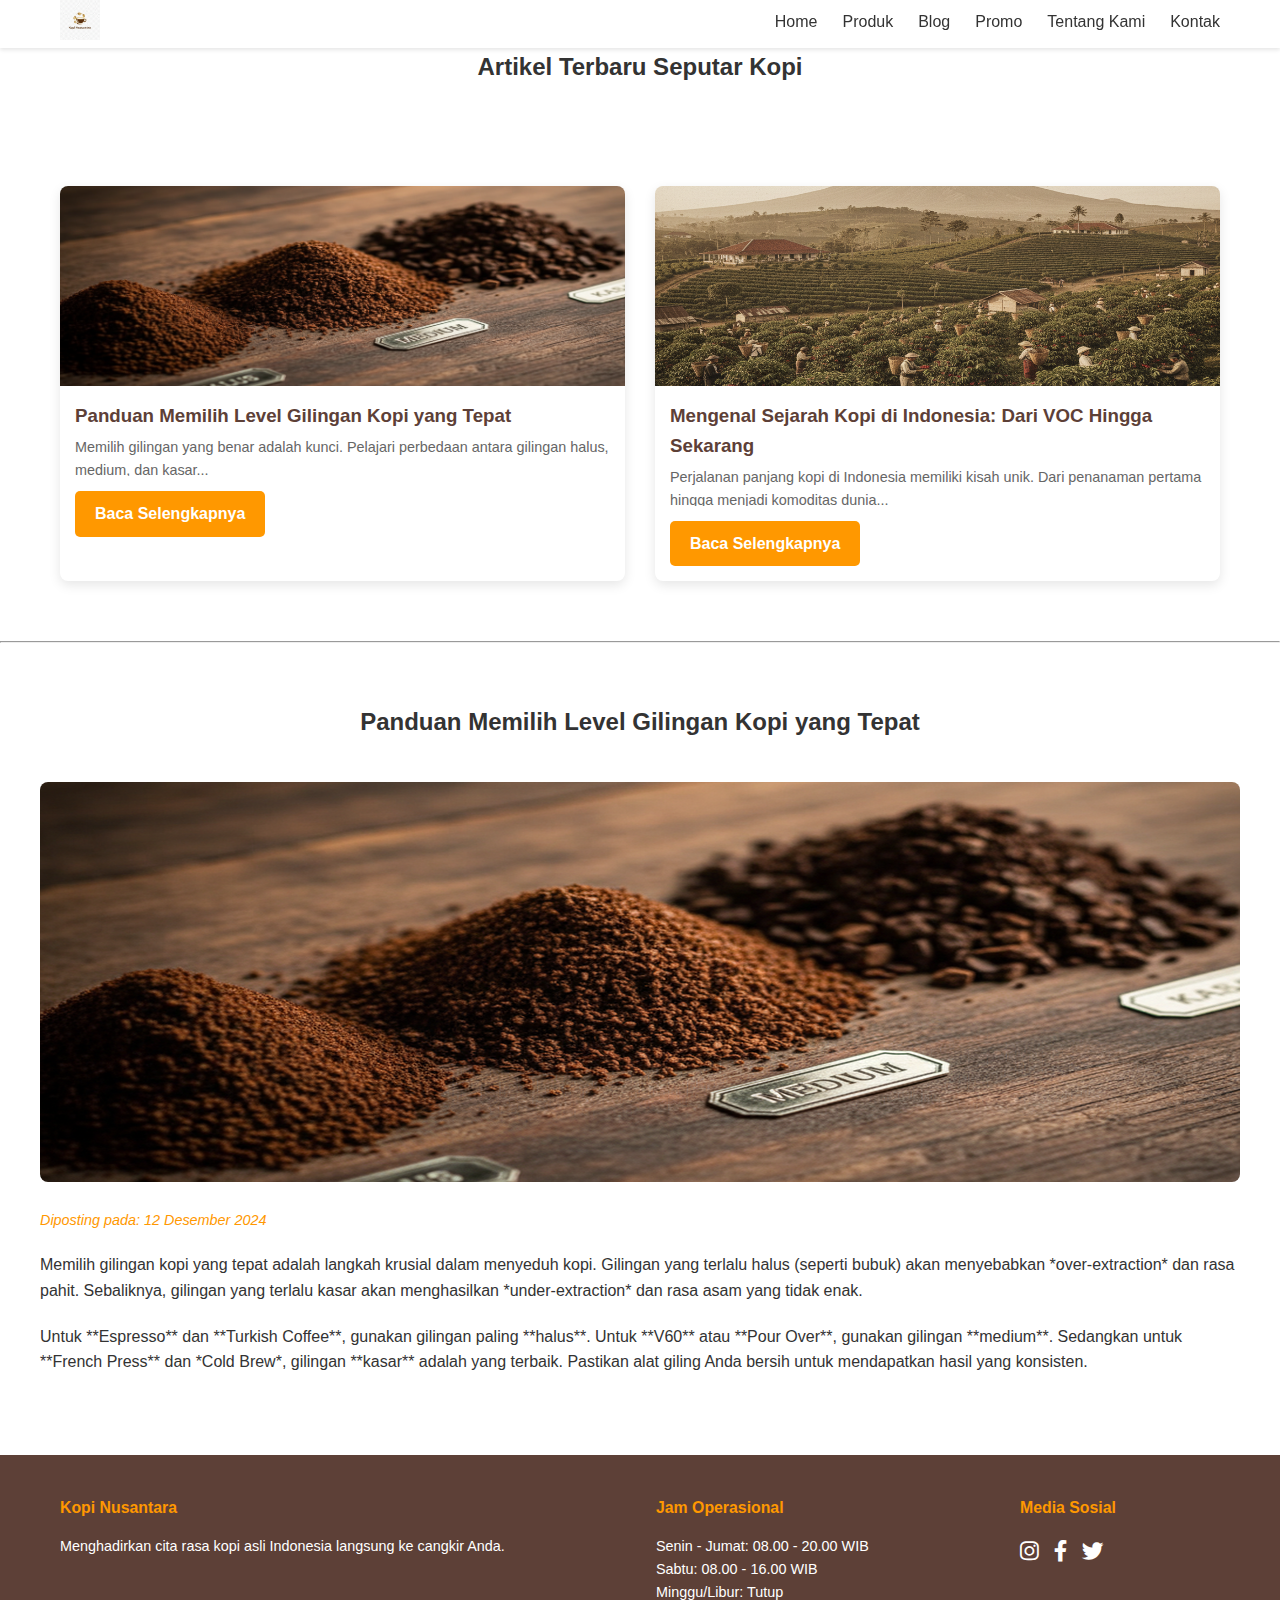
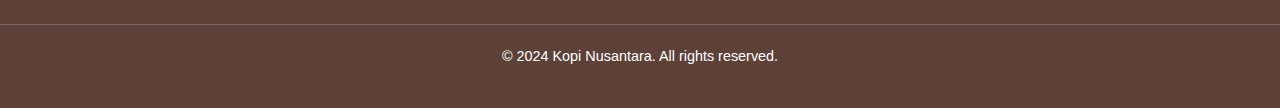
<file: blog.html>
<!DOCTYPE html>
<html lang="id">
<head>
    <meta charset="UTF-8">
    <meta name="viewport" content="width=device-width, initial-scale=1.0">
    <title>Blog Kopi Nusantara</title>
    <link rel="stylesheet" href="style.css">
    <link rel="stylesheet" href="https://cdnjs.cloudflare.com/ajax/libs/font-awesome/6.0.0-beta3/css/all.min.css">
</head>
<body>
    <header>
        <nav class="container">
            <a href="index.html" class="logo"><img src="img/logo.png" alt="Logo Kopi Nusantara"></a>
            <ul class="nav-links">
                <li><a href="index.html">Home</a></li>
                <li><a href="produk.html">Produk</a></li>
                <li><a href="blog.html" class="active">Blog</a></li>
                <li><a href="promo.html">Promo</a></li>
                <li><a href="tentang.html">Tentang Kami</a></li>
                <li><a href="kontak.html">Kontak</a></li>
            </ul>
            <button class="menu-toggle" aria-label="Toggle navigation">&#9776;</button>
        </nav>
    </header>

    <main>
        <section class="container">
            <h2 class="detail-header">Artikel Terbaru Seputar Kopi</h2>
            <div class="article-grid">

                <div class="article-card">
                    <img src="img/artikel1.png" alt="Foto Artikel Gilingan Kopi">
                    <div class="article-content">
                        <h3>Panduan Memilih Level Gilingan Kopi yang Tepat</h3>
                        <p>Memilih gilingan yang benar adalah kunci. Pelajari perbedaan antara gilingan halus, medium, dan kasar...</p>
                        <a href="#detail-artikel1" class="btn">Baca Selengkapnya</a>
                    </div>
                </div>

                <div class="article-card">
                    <img src="img/artikel2.png" alt="Foto Artikel Sejarah Kopi">
                    <div class="article-content">
                        <h3>Mengenal Sejarah Kopi di Indonesia: Dari VOC Hingga Sekarang</h3>
                        <p>Perjalanan panjang kopi di Indonesia memiliki kisah unik. Dari penanaman pertama hingga menjadi komoditas dunia...</p>
                        <a href="#detail-artikel2" class="btn">Baca Selengkapnya</a>
                    </div>
                </div>

            </div>
        </section>

        <hr>

        <section class="detail-page container" id="detail-artikel1">
            <h2 class="detail-header">Panduan Memilih Level Gilingan Kopi yang Tepat</h2>
            <div class="article-detail">
                <img src="img/artikel1.png" alt="Gilingan Kopi">
                <p class="meta">Diposting pada: 12 Desember 2024</p>
                <p>Memilih gilingan kopi yang tepat adalah langkah krusial dalam menyeduh kopi. Gilingan yang terlalu halus (seperti bubuk) akan menyebabkan *over-extraction* dan rasa pahit. Sebaliknya, gilingan yang terlalu kasar akan menghasilkan *under-extraction* dan rasa asam yang tidak enak.</p>
                <p>Untuk **Espresso** dan **Turkish Coffee**, gunakan gilingan paling **halus**. Untuk **V60** atau **Pour Over**, gunakan gilingan **medium**. Sedangkan untuk **French Press** dan *Cold Brew*, gilingan **kasar** adalah yang terbaik. Pastikan alat giling Anda bersih untuk mendapatkan hasil yang konsisten.</p>
            </div>
        </section>
    </main>

    <footer>
        <div class="container footer-content">
            <div class="footer-section"><h4>Kopi Nusantara</h4><p>Menghadirkan cita rasa kopi asli Indonesia langsung ke cangkir Anda.</p></div>
            <div class="footer-section"><h4>Jam Operasional</h4><p>Senin - Jumat: 08.00 - 20.00 WIB</p><p>Sabtu: 08.00 - 16.00 WIB</p><p>Minggu/Libur: Tutup</p></div>
            <div class="footer-section"><h4>Media Sosial</h4><div class="social-media"><a href="#" aria-label="Instagram"><i class="fab fa-instagram"></i></a><a href="#" aria-label="Facebook"><i class="fab fa-facebook-f"></i></a><a href="#" aria-label="Twitter"><i class="fab fa-twitter"></i></a></div></div>
        </div>
        <div class="footer-bottom">
            <p>&copy; 2024 Kopi Nusantara. All rights reserved.</p>
        </div>
    </footer>

    <script src="script.js"></script>
</body>
</html>
</file>
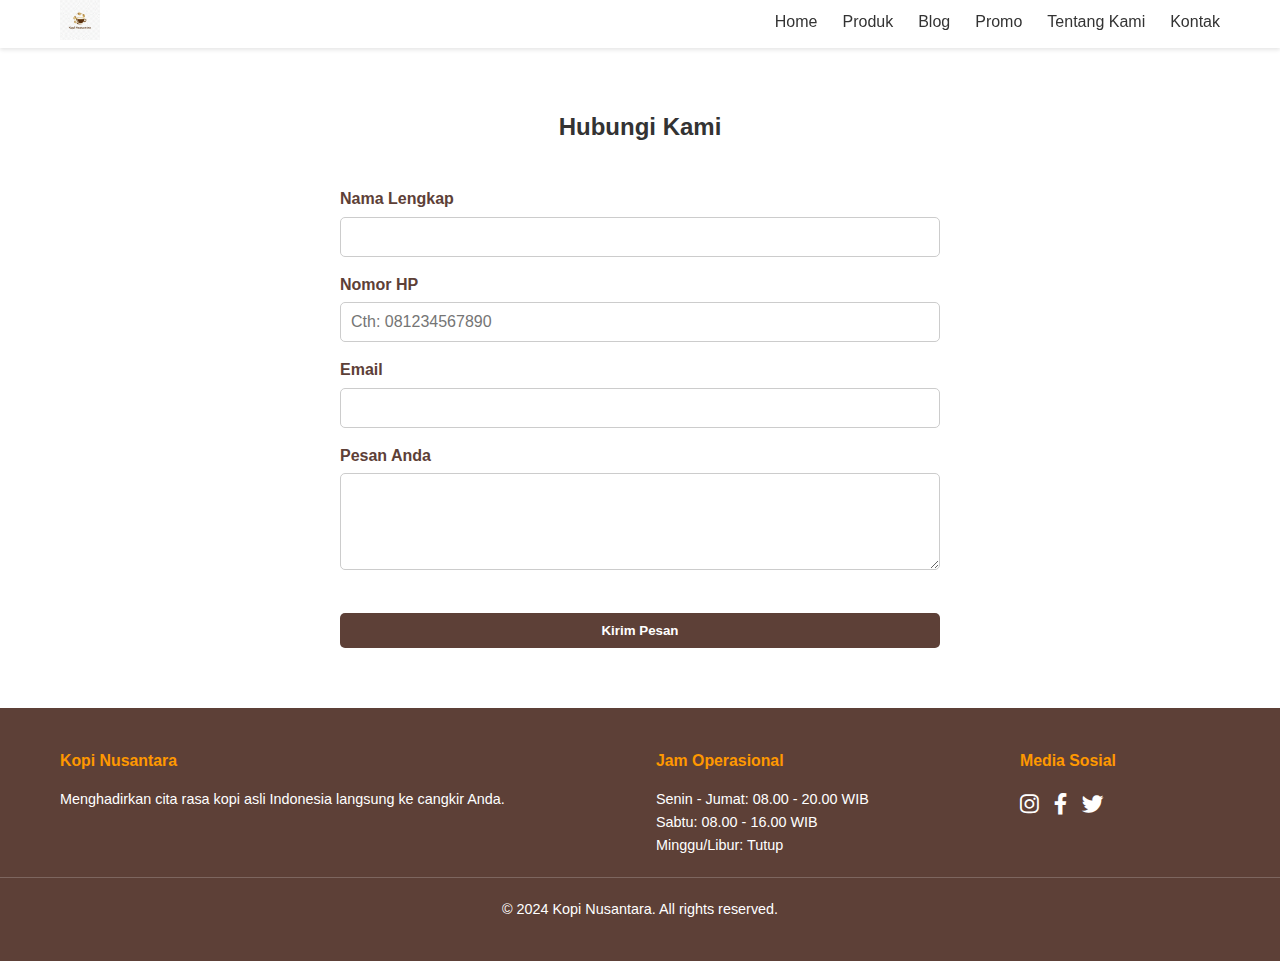
<file: kontak.html>
<!DOCTYPE html>
<html lang="id">
<head>
    <meta charset="UTF-8">
    <meta name="viewport" content="width=device-width, initial-scale=1.0">
    <title>Kontak Kami - Kopi Nusantara</title>
    <link rel="stylesheet" href="style.css">
    <link rel="stylesheet" href="https://cdnjs.cloudflare.com/ajax/libs/font-awesome/6.0.0-beta3/css/all.min.css">
</head>
<body>
    <header>
        <nav class="container">
            <a href="index.html" class="logo"><img src="img/logo.png" alt="Logo Kopi Nusantara"></a>
            <ul class="nav-links">
                <li><a href="index.html">Home</a></li>
                <li><a href="produk.html">Produk</a></li>
                <li><a href="blog.html">Blog</a></li>
                <li><a href="promo.html">Promo</a></li>
                <li><a href="tentang.html">Tentang Kami</a></li>
                <li><a href="kontak.html" class="active">Kontak</a></li>
            </ul>
            <button class="menu-toggle" aria-label="Toggle navigation">&#9776;</button>
        </nav>
    </header>

    <main>
        <section class="container contact-form-container">
            <h2 class="detail-header">Hubungi Kami</h2>
            <form id="contact-form" class="contact-form">
                <div class="form-group">
                    <label for="name">Nama Lengkap</label>
                    <input type="text" id="name" name="name" required>
                </div>
                <div class="form-group">
                    <label for="phone">Nomor HP</label>
                    <input type="tel" id="phone" name="phone" required placeholder="Cth: 081234567890">
                </div>
                <div class="form-group">
                    <label for="email">Email</label>
                    <input type="email" id="email" name="email" required>
                </div>
                <div class="form-group">
                    <label for="message">Pesan Anda</label>
                    <textarea id="message" name="message" rows="5" required></textarea>
                </div>
                
                <div id="form-message" class="validation-message"></div>

                <button type="submit" class="btn btn-primary">Kirim Pesan</button>
            </form>
        </section>
    </main>

    <footer>
        <div class="container footer-content">
            <div class="footer-section"><h4>Kopi Nusantara</h4><p>Menghadirkan cita rasa kopi asli Indonesia langsung ke cangkir Anda.</p></div>
            <div class="footer-section"><h4>Jam Operasional</h4><p>Senin - Jumat: 08.00 - 20.00 WIB</p><p>Sabtu: 08.00 - 16.00 WIB</p><p>Minggu/Libur: Tutup</p></div>
            <div class="footer-section"><h4>Media Sosial</h4><div class="social-media"><a href="#" aria-label="Instagram"><i class="fab fa-instagram"></i></a><a href="#" aria-label="Facebook"><i class="fab fa-facebook-f"></i></a><a href="#" aria-label="Twitter"><i class="fab fa-twitter"></i></a></div></div>
        </div>
        <div class="footer-bottom">
            <p>&copy; 2024 Kopi Nusantara. All rights reserved.</p>
        </div>
    </footer>

    <script src="script.js"></script>
</body>
</html>
</file>
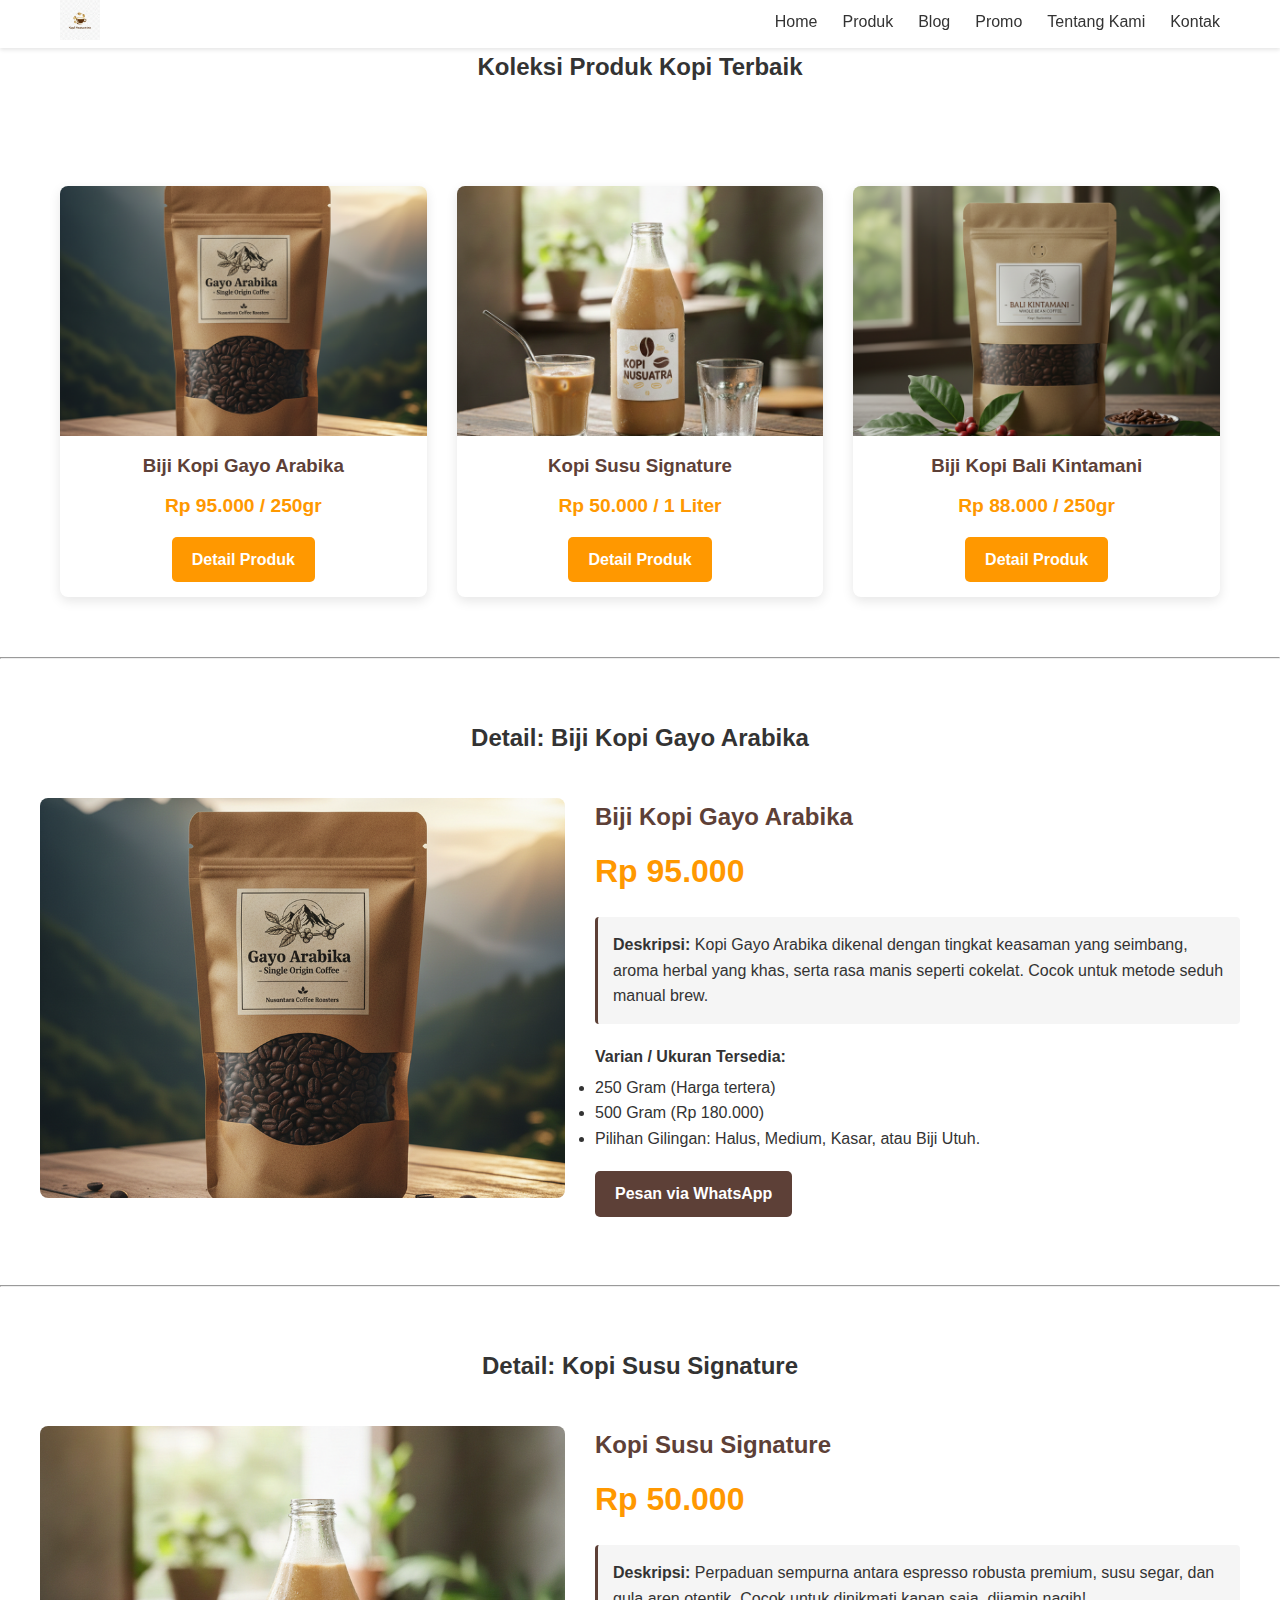
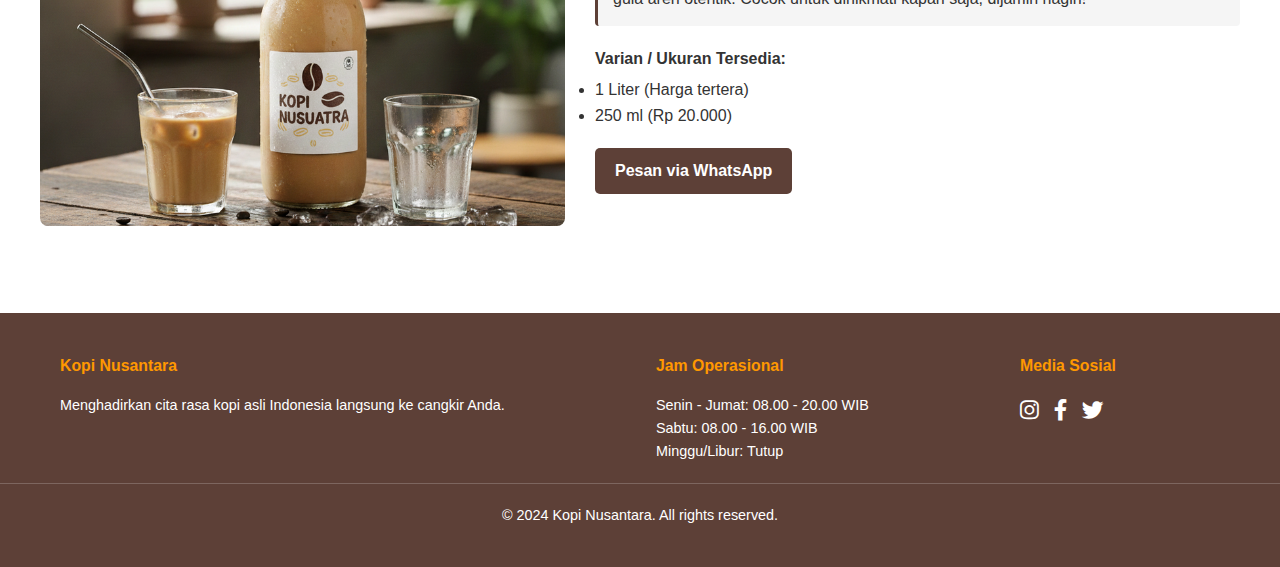
<file: produk.html>
<!DOCTYPE html>
<html lang="id">
<head>
    <meta charset="UTF-8">
    <meta name="viewport" content="width=device-width, initial-scale=1.0">
    <title>Produk Kami - Kopi Nusantara</title>
    <link rel="stylesheet" href="style.css">
    <link rel="stylesheet" href="https://cdnjs.cloudflare.com/ajax/libs/font-awesome/6.0.0-beta3/css/all.min.css">
</head>
<body>

    <header>
        <nav class="container">
            <a href="index.html" class="logo">
                <img src="img/logo.png" alt="Logo Kopi Nusantara">
            </a>
            <ul class="nav-links">
                <li><a href="index.html">Home</a></li>
                <li><a href="produk.html" class="active">Produk</a></li>
                <li><a href="blog.html">Blog</a></li>
                <li><a href="promo.html">Promo</a></li>
                <li><a href="tentang.html">Tentang Kami</a></li>
                <li><a href="kontak.html">Kontak</a></li>
            </ul>
            <button class="menu-toggle" aria-label="Toggle navigation">&#9776;</button>
        </nav>
    </header>

    <main>
        <section class="container">
            <h2 class="detail-header">Koleksi Produk Kopi Terbaik</h2>
            <div class="product-grid">

                <div class="product-card">
                    <img src="img/produk1.png" alt="Biji Kopi Gayo Arabika">
                    <div class="card-content">
                        <h3>Biji Kopi Gayo Arabika</h3>
                        <p>Rp 95.000 / 250gr</p>
                        <a href="#detail-gayo" class="btn">Detail Produk</a>
                    </div>
                </div>

                <div class="product-card">
                    <img src="img/produk2.png" alt="Kopi Susu Literan">
                    <div class="card-content">
                        <h3>Kopi Susu Signature</h3>
                        <p>Rp 50.000 / 1 Liter</p>
                        <a href="#detail-susu" class="btn">Detail Produk</a>
                    </div>
                </div>

                <div class="product-card">
                    <img src="img/produk3.png" alt="Biji Kopi Bali Kintamani">
                    <div class="card-content">
                        <h3>Biji Kopi Bali Kintamani</h3>
                        <p>Rp 88.000 / 250gr</p>
                        <a href="#detail-kintamani" class="btn">Detail Produk</a>
                    </div>
                </div>

            </div>
        </section>

        <hr>

        <section class="detail-page container" id="detail-gayo">
            <h2 class="detail-header">Detail: Biji Kopi Gayo Arabika</h2>
            <div class="product-detail-content">
                <div class="product-detail-left">
                    <img src="img/produk1.png" alt="Biji Kopi Gayo Arabika" class="product-detail-img">
                </div>
                <div class="product-detail-right">
                    <h2>Biji Kopi Gayo Arabika</h2>
                    <p class="price">Rp 95.000</p>
                    <div class="description">
                        <p><strong>Deskripsi:</strong> Kopi Gayo Arabika dikenal dengan tingkat keasaman yang seimbang, aroma herbal yang khas, serta rasa manis seperti cokelat. Cocok untuk metode seduh manual brew.</p>
                    </div>
                    <div class="varian">
                        <p>Varian / Ukuran Tersedia:</p>
                        <ul>
                            <li>250 Gram (Harga tertera)</li>
                            <li>500 Gram (Rp 180.000)</li>
                            <li>Pilihan Gilingan: Halus, Medium, Kasar, atau Biji Utuh.</li>
                        </ul>
                    </div>
                    <a href="#" class="btn btn-primary btn-whatsapp" data-product="Biji Kopi Gayo Arabika">Pesan via WhatsApp</a>
                </div>
            </div>
        </section>

        <hr>

        <section class="detail-page container" id="detail-susu">
            <h2 class="detail-header">Detail: Kopi Susu Signature</h2>
            <div class="product-detail-content">
                <div class="product-detail-left">
                    <img src="img/produk2.png" alt="Kopi Susu Literan" class="product-detail-img">
                </div>
                <div class="product-detail-right">
                    <h2>Kopi Susu Signature</h2>
                    <p class="price">Rp 50.000</p>
                    <div class="description">
                        <p><strong>Deskripsi:</strong> Perpaduan sempurna antara espresso robusta premium, susu segar, dan gula aren otentik. Cocok untuk dinikmati kapan saja, dijamin nagih!</p>
                    </div>
                    <div class="varian">
                        <p>Varian / Ukuran Tersedia:</p>
                        <ul>
                            <li>1 Liter (Harga tertera)</li>
                            <li>250 ml (Rp 20.000)</li>
                        </ul>
                    </div>
                    <a href="#" class="btn btn-primary btn-whatsapp" data-product="Kopi Susu Signature">Pesan via WhatsApp</a>
                </div>
            </div>
        </section>
    </main>

    <footer>
        <div class="container footer-content">
            <div class="footer-section"><h4>Kopi Nusantara</h4><p>Menghadirkan cita rasa kopi asli Indonesia langsung ke cangkir Anda.</p></div>
            <div class="footer-section"><h4>Jam Operasional</h4><p>Senin - Jumat: 08.00 - 20.00 WIB</p><p>Sabtu: 08.00 - 16.00 WIB</p><p>Minggu/Libur: Tutup</p></div>
            <div class="footer-section"><h4>Media Sosial</h4><div class="social-media"><a href="#" aria-label="Instagram"><i class="fab fa-instagram"></i></a><a href="#" aria-label="Facebook"><i class="fab fa-facebook-f"></i></a><a href="#" aria-label="Twitter"><i class="fab fa-twitter"></i></a></div></div>
        </div>
        <div class="footer-bottom">
            <p>&copy; 2024 Kopi Nusantara. All rights reserved.</p>
        </div>
    </footer>

    <script src="script.js"></script>
</body>
</html>
</file>
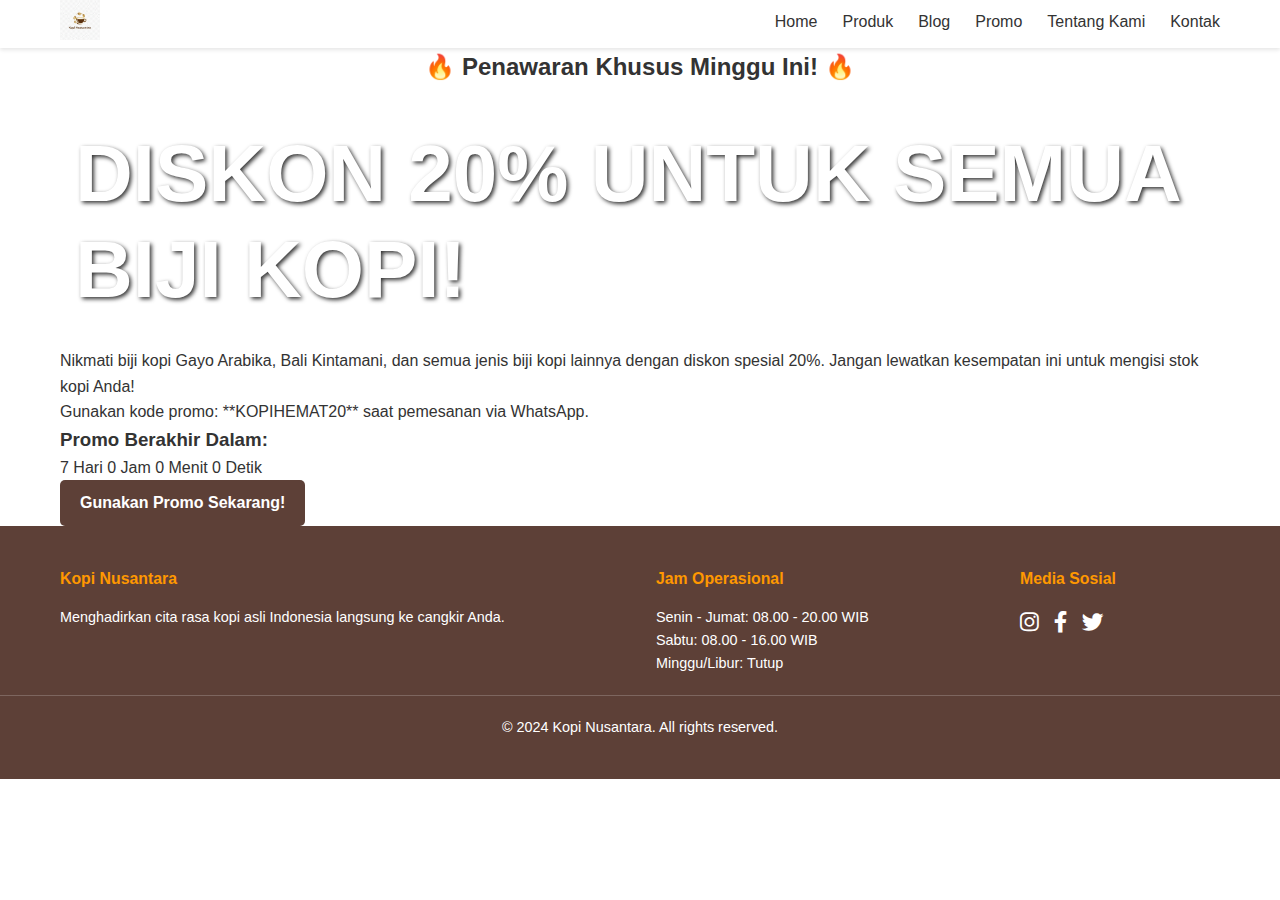
<file: promo.html>
<!DOCTYPE html>
<html lang="id">
<head>
    <meta charset="UTF-8">
    <meta name="viewport" content="width=device-width, initial-scale=1.0">
    <title>Promo Spesial - Kopi Nusantara</title>
    <link rel="stylesheet" href="style.css">
    <link rel="stylesheet" href="https://cdnjs.cloudflare.com/ajax/libs/font-awesome/6.0.0-beta3/css/all.min.css">
</head>
<body>
    <header>
        <nav class="container">
            <a href="index.html" class="logo"><img src="img/logo.png" alt="Logo Kopi Nusantara"></a>
            <ul class="nav-links">
                <li><a href="index.html">Home</a></li>
                <li><a href="produk.html">Produk</a></li>
                <li><a href="blog.html">Blog</a></li>
                <li><a href="promo.html" class="active">Promo</a></li>
                <li><a href="tentang.html">Tentang Kami</a></li>
                <li><a href="kontak.html">Kontak</a></li>
            </ul>
            <button class="menu-toggle" aria-label="Toggle navigation">&#9776;</button>
        </nav>
    </header>

    <main>
        <section class="container promo-section">
            <h2 class="detail-header">🔥 Penawaran Khusus Minggu Ini! 🔥</h2>
            
            <div class="promo-banner">
                <h2>DISKON 20% UNTUK SEMUA BIJI KOPI!</h2>
            </div>
            
            <div class="promo-description">
                <p>Nikmati biji kopi Gayo Arabika, Bali Kintamani, dan semua jenis biji kopi lainnya dengan diskon spesial 20%. Jangan lewatkan kesempatan ini untuk mengisi stok kopi Anda!</p>
                <p>Gunakan kode promo: **KOPIHEMAT20** saat pemesanan via WhatsApp.</p>
            </div>

            <h3>Promo Berakhir Dalam:</h3>
            <div id="countdown-timer" class="countdown">
                <span>0 Hari</span>
                <span>0 Jam</span>
                <span>0 Menit</span>
                <span>0 Detik</span>
            </div>

            <a href="#" class="btn btn-primary btn-whatsapp" data-product="Promo KOPIHEMAT20">Gunakan Promo Sekarang!</a>

        </section>
    </main>

    <footer>
        <div class="container footer-content">
            <div class="footer-section"><h4>Kopi Nusantara</h4><p>Menghadirkan cita rasa kopi asli Indonesia langsung ke cangkir Anda.</p></div>
            <div class="footer-section"><h4>Jam Operasional</h4><p>Senin - Jumat: 08.00 - 20.00 WIB</p><p>Sabtu: 08.00 - 16.00 WIB</p><p>Minggu/Libur: Tutup</p></div>
            <div class="footer-section"><h4>Media Sosial</h4><div class="social-media"><a href="#" aria-label="Instagram"><i class="fab fa-instagram"></i></a><a href="#" aria-label="Facebook"><i class="fab fa-facebook-f"></i></a><a href="#" aria-label="Twitter"><i class="fab fa-twitter"></i></a></div></div>
        </div>
        <div class="footer-bottom">
            <p>&copy; 2024 Kopi Nusantara. All rights reserved.</p>
        </div>
    </footer>

    <script src="script.js"></script>
</body>
</html>
</file>
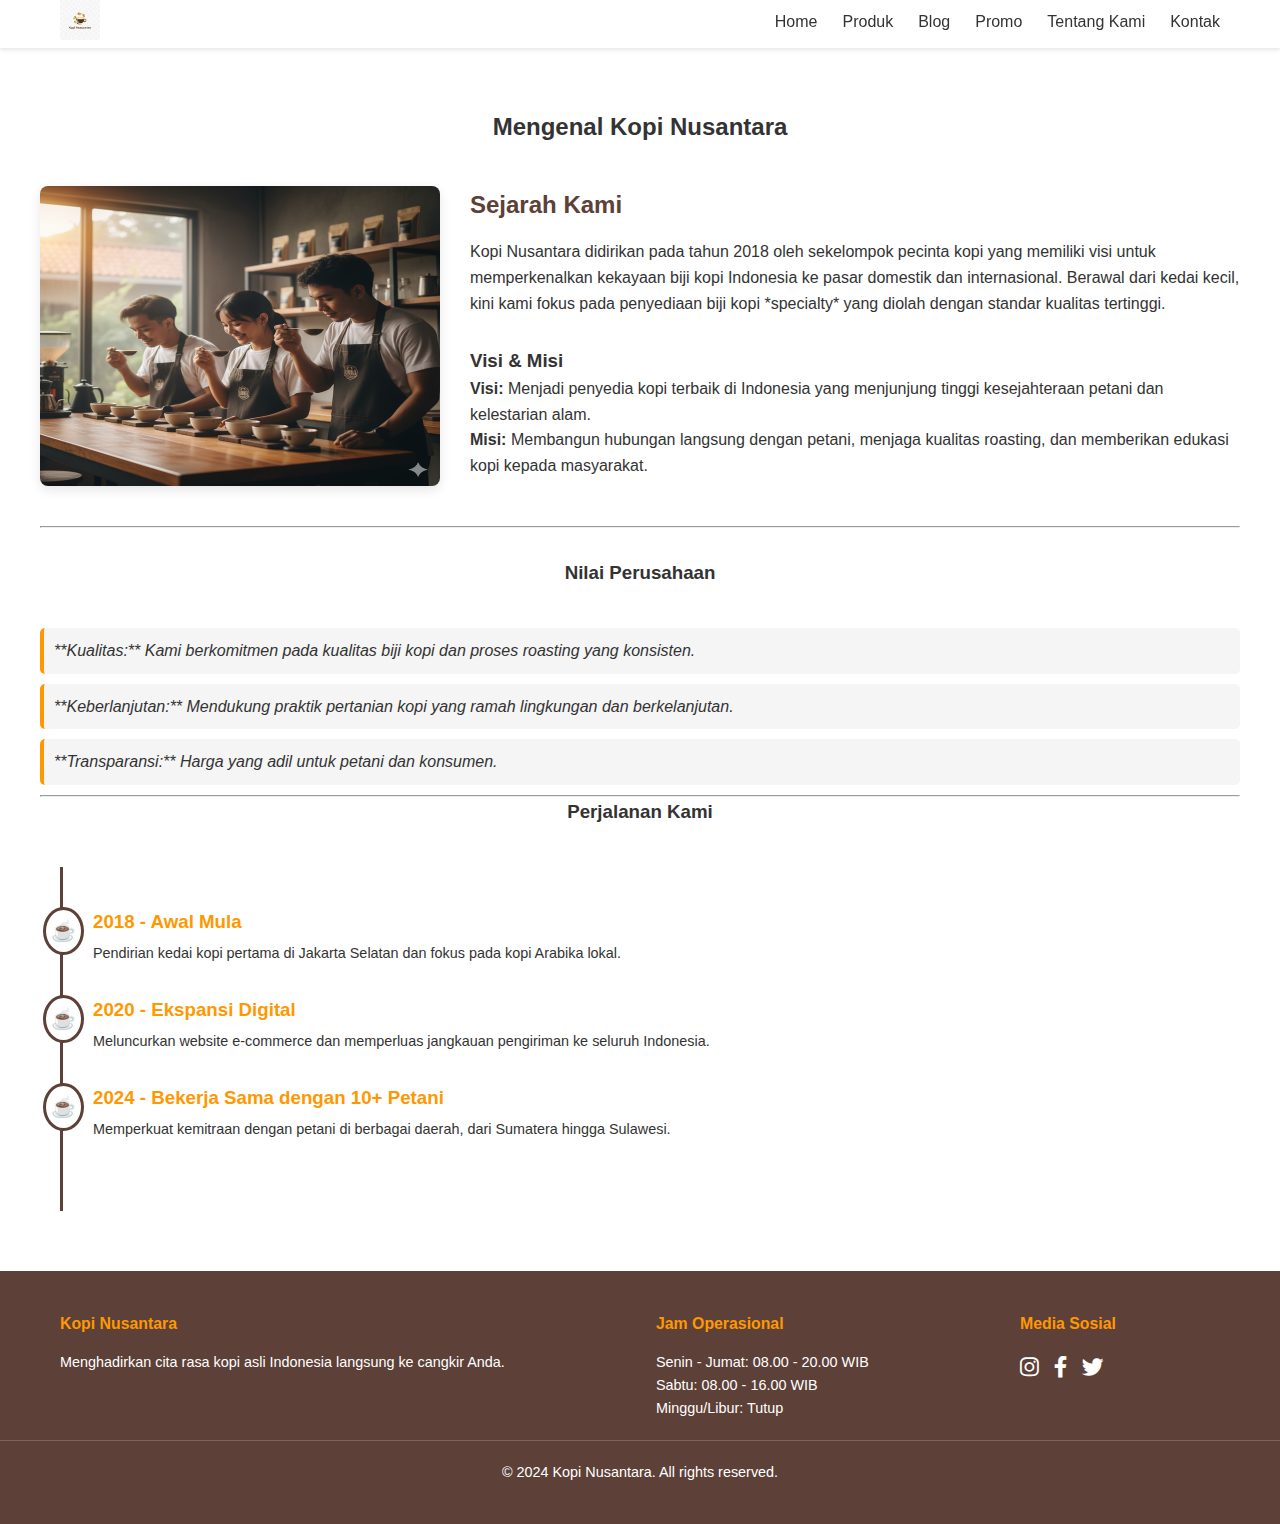
<file: tentang.html>
<!DOCTYPE html>
<html lang="id">
<head>
    <meta charset="UTF-8">
    <meta name="viewport" content="width=device-width, initial-scale=1.0">
    <title>Tentang Kami - Kopi Nusantara</title>
    <link rel="stylesheet" href="style.css">
    <link rel="stylesheet" href="https://cdnjs.cloudflare.com/ajax/libs/font-awesome/6.0.0-beta3/css/all.min.css">
</head>
<body>
    <header>
        <nav class="container">
            <a href="index.html" class="logo"><img src="img/logo.png" alt="Logo Kopi Nusantara"></a>
            <ul class="nav-links">
                <li><a href="index.html">Home</a></li>
                <li><a href="produk.html">Produk</a></li>
                <li><a href="blog.html">Blog</a></li>
                <li><a href="promo.html">Promo</a></li>
                <li><a href="tentang.html" class="active">Tentang Kami</a></li>
                <li><a href="kontak.html">Kontak</a></li>
            </ul>
            <button class="menu-toggle" aria-label="Toggle navigation">&#9776;</button>
        </nav>
    </header>

    <main>
        <section class="container about-section">
            <h2 class="detail-header">Mengenal Kopi Nusantara</h2>

            <div class="about-content">
                <img src="img/tentang.png" alt="Ilustrasi Tim Kopi Nusantara">
                <div class="about-text">
                    <h2>Sejarah Kami</h2>
                    <p>Kopi Nusantara didirikan pada tahun 2018 oleh sekelompok pecinta kopi yang memiliki visi untuk memperkenalkan kekayaan biji kopi Indonesia ke pasar domestik dan internasional. Berawal dari kedai kecil, kini kami fokus pada penyediaan biji kopi *specialty* yang diolah dengan standar kualitas tertinggi.</p>
                    
                    <div class="vision-mission">
                        <h3>Visi & Misi</h3>
                        <p><strong>Visi:</strong> Menjadi penyedia kopi terbaik di Indonesia yang menjunjung tinggi kesejahteraan petani dan kelestarian alam.</p>
                        <p><strong>Misi:</strong> Membangun hubungan langsung dengan petani, menjaga kualitas roasting, dan memberikan edukasi kopi kepada masyarakat.</p>
                    </div>
                </div>
            </div>

            <hr>

            <div class="values">
                <h3 class="detail-header">Nilai Perusahaan</h3>
                <ul>
                    <li>**Kualitas:** Kami berkomitmen pada kualitas biji kopi dan proses roasting yang konsisten.</li>
                    <li>**Keberlanjutan:** Mendukung praktik pertanian kopi yang ramah lingkungan dan berkelanjutan.</li>
                    <li>**Transparansi:** Harga yang adil untuk petani dan konsumen.</li>
                </ul>
            </div>

            <hr>

            <h3 class="detail-header">Perjalanan Kami</h3>
            <div class="timeline">
                <div class="timeline-item">
                    <h3>2018 - Awal Mula</h3>
                    <p>Pendirian kedai kopi pertama di Jakarta Selatan dan fokus pada kopi Arabika lokal.</p>
                </div>
                <div class="timeline-item">
                    <h3>2020 - Ekspansi Digital</h3>
                    <p>Meluncurkan website e-commerce dan memperluas jangkauan pengiriman ke seluruh Indonesia.</p>
                </div>
                <div class="timeline-item">
                    <h3>2024 - Bekerja Sama dengan 10+ Petani</h3>
                    <p>Memperkuat kemitraan dengan petani di berbagai daerah, dari Sumatera hingga Sulawesi.</p>
                </div>
            </div>
        </section>
    </main>

    <footer>
        <div class="container footer-content">
            <div class="footer-section"><h4>Kopi Nusantara</h4><p>Menghadirkan cita rasa kopi asli Indonesia langsung ke cangkir Anda.</p></div>
            <div class="footer-section"><h4>Jam Operasional</h4><p>Senin - Jumat: 08.00 - 20.00 WIB</p><p>Sabtu: 08.00 - 16.00 WIB</p><p>Minggu/Libur: Tutup</p></div>
            <div class="footer-section"><h4>Media Sosial</h4><div class="social-media"><a href="#" aria-label="Instagram"><i class="fab fa-instagram"></i></a><a href="#" aria-label="Facebook"><i class="fab fa-facebook-f"></i></a><a href="#" aria-label="Twitter"><i class="fab fa-twitter"></i></a></div></div>
        </div>
        <div class="footer-bottom">
            <p>&copy; 2024 Kopi Nusantara. All rights reserved.</p>
        </div>
    </footer>

    <script src="script.js"></script>
</body>
</html>
</file>
<file: style.css>
/* style.css */

/* Variabel CSS */
:root {
    --primary-color: #5d4037; /* Coklat Kopi */
    --secondary-color: #ff9800; /* Oranye */
    --text-color: #333;
    --bg-light: #f5f5f5;
    --font-family: 'Arial', sans-serif;
}

/* Reset dan Base Styling */
* {
    margin: 0;
    padding: 0;
    box-sizing: border-box;
}

body {
    font-family: var(--font-family);
    line-height: 1.6;
    color: var(--text-color);
    background-color: #fff;
}

a {
    text-decoration: none;
    color: var(--primary-color);
    transition: color 0.3s;
}

a:hover {
    color: var(--secondary-color);
}

.container {
    max-width: 1200px;
    margin: 0 auto;
    padding: 0 20px;
}

.btn {
    display: inline-block;
    padding: 10px 20px;
    background-color: var(--secondary-color);
    color: white;
    border: none;
    border-radius: 5px;
    cursor: pointer;
    transition: background-color 0.3s, transform 0.2s;
    text-align: center;
    font-weight: bold;
}

.btn:hover {
    background-color: #f57c00;
    transform: translateY(-2px);
}

.btn-primary {
    background-color: var(--primary-color);
}

.btn-primary:hover {
    background-color: #4e342e;
}

/* Header/Navbar */
header {
    background-color: #fff;
    box-shadow: 0 2px 4px rgba(0,0,0,0.1);
    position: sticky;
    top: 0;
    z-index: 1000;
}

nav {
    display: flex;
    justify-content: space-between;
    align-items: center;
    padding: 15px 20px;
}

.logo img {
    height: 40px;
    transition: transform 0.3s ease-out;
}

.logo img:hover {
    transform: scale(1.05);
}

.nav-links {
    list-style: none;
    display: flex;
}

.nav-links li {
    margin-left: 25px;
}

.nav-links a {
    color: var(--text-color);
    font-weight: 500;
    position: relative;
}

.nav-links a::after {
    content: '';
    display: block;
    width: 0;
    height: 2px;
    background: var(--secondary-color);
    transition: width 0.3s;
    margin-top: 2px;
}

.nav-links a:hover::after {
    width: 100%;
}

/* Hamburger Menu (Mobile) */
.menu-toggle {
    display: none;
    cursor: pointer;
    font-size: 24px;
    border: none;
    background: none;
    color: var(--primary-color);
}

@media (max-width: 768px) {
    .nav-links {
        display: none;
        flex-direction: column;
        position: absolute;
        top: 70px; /* Sesuaikan dengan tinggi header */
        left: 0;
        width: 100%;
        background-color: #fff;
        box-shadow: 0 4px 6px rgba(0,0,0,0.1);
        padding: 10px 0;
    }

    .nav-links.active {
        display: flex;
    }

    .nav-links li {
        margin: 10px 0;
        text-align: center;
    }

    .menu-toggle {
        display: block;
    }
}

/* Hero Section (index.html) */
.hero {
    background: url('img/hero.webp') no-repeat center center/cover; /* Ganti dengan gambar asli */
    height: 80vh;
    display: flex;
    align-items: center;
    text-align: center;
    color: white;
    position: relative;
}

.hero::after {
    content: '';
    position: absolute;
    top: 0;
    left: 0;
    right: 0;
    bottom: 0;
    background-color: rgba(0, 0, 0, 0.4);
}

.hero-content {
    position: relative;
    z-index: 1;
    max-width: 800px;
    margin: 0 auto;
    padding: 20px;
}

.hero h1 {
    font-size: 3.5em;
    margin-bottom: 10px;
    animation: fadeInDown 1s ease-out;
}

.hero p {
    font-size: 1.5em;
    margin-bottom: 30px;
    animation: fadeInUp 1s ease-out 0.3s backwards;
}

.hero .cta-group a {
    margin: 0 10px;
    animation: zoomIn 1s ease-out 0.6s backwards;
}

/* Animasi CSS Ringan */
@keyframes fadeInDown {
    from { opacity: 0; transform: translateY(-20px); }
    to { opacity: 1; transform: translateY(0); }
}

@keyframes fadeInUp {
    from { opacity: 0; transform: translateY(20px); }
    to { opacity: 1; transform: translateY(0); }
}

@keyframes zoomIn {
    from { opacity: 0; transform: scale(0.8); }
    to { opacity: 1; transform: scale(1); }
}

/* Section Keunggulan */
.keunggulan {
    padding: 60px 0;
    text-align: center;
    background-color: var(--bg-light);
}

.keunggulan h2 {
    margin-bottom: 40px;
    color: var(--primary-color);
}

.keunggulan-list {
    display: flex;
    justify-content: space-around;
    flex-wrap: wrap;
    gap: 20px;
}

.keunggulan-item {
    width: 30%;
    padding: 20px;
    border-radius: 8px;
    background: white;
    box-shadow: 0 4px 8px rgba(0,0,0,0.05);
    transition: transform 0.3s ease-out;
    min-width: 250px;
}

.keunggulan-item:hover {
    transform: translateY(-5px) scale(1.02);
}

.keunggulan-item i {
    font-size: 36px;
    color: var(--secondary-color);
    margin-bottom: 15px;
}

/* Produk Card (produk.html) */
.product-grid {
    padding: 60px 0;
    display: grid;
    grid-template-columns: repeat(auto-fit, minmax(300px, 1fr));
    gap: 30px;
}

.product-card {
    background: white;
    border-radius: 8px;
    overflow: hidden;
    box-shadow: 0 4px 12px rgba(0,0,0,0.1);
    transition: box-shadow 0.3s, transform 0.3s;
}

.product-card:hover {
    box-shadow: 0 6px 16px rgba(0,0,0,0.15);
    transform: translateY(-4px);
}

.product-card img {
    width: 100%;
    height: 250px;
    object-fit: cover;
    display: block;
}

.card-content {
    padding: 15px;
    text-align: center;
}

.card-content h3 {
    margin-bottom: 10px;
    color: var(--primary-color);
}

.card-content p {
    font-weight: bold;
    color: var(--secondary-color);
    margin-bottom: 15px;
    font-size: 1.2em;
}

/* Blog/Artikel (blog.html) */
.article-grid {
    padding: 60px 0;
    display: grid;
    grid-template-columns: repeat(auto-fit, minmax(300px, 1fr));
    gap: 30px;
}

.article-card {
    background: white;
    border-radius: 8px;
    overflow: hidden;
    box-shadow: 0 4px 12px rgba(0,0,0,0.1);
}

.article-card img {
    width: 100%;
    height: 200px;
    object-fit: cover;
    display: block;
}

.article-content {
    padding: 15px;
}

.article-content h3 {
    margin-bottom: 5px;
    color: var(--primary-color);
}

.article-content p {
    font-size: 0.9em;
    color: #666;
    margin-bottom: 15px;
    height: 40px; /* Batasi tinggi untuk kutipan singkat */
    overflow: hidden;
}

/* Detail Artikel/Produk (Generic Page Style) */
.detail-page {
    padding: 60px 0;
}

.detail-header {
    text-align: center;
    margin-bottom: 40px;
}

.article-detail img, .product-detail-img {
    width: 100%;
    max-height: 400px;
    object-fit: cover;
    border-radius: 8px;
    margin-bottom: 20px;
}

.article-detail p, .article-detail .meta {
    margin-bottom: 20px;
}

.article-detail .meta {
    font-size: 0.9em;
    color: var(--secondary-color);
    font-style: italic;
}

/* Detail Produk Layout */
.product-detail-content {
    display: flex;
    gap: 30px;
    flex-wrap: wrap;
}

.product-detail-left {
    flex: 1 1 40%;
    min-width: 300px;
}

.product-detail-right {
    flex: 1 1 50%;
}

.product-detail-right h2 {
    color: var(--primary-color);
    margin-bottom: 10px;
}

.product-detail-right .price {
    font-size: 2em;
    color: var(--secondary-color);
    font-weight: bold;
    margin-bottom: 20px;
}

.product-detail-right .description {
    margin-bottom: 20px;
    padding: 15px;
    border-left: 3px solid var(--primary-color);
    background-color: var(--bg-light);
    border-radius: 4px;
}

.product-detail-right .varian,
.product-detail-right .description {
    margin-bottom: 20px;
}

.product-detail-right .varian p {
    font-weight: bold;
    margin-bottom: 5px;
}

/* Form Kontak (kontak.html) */
.contact-form-container {
    padding: 60px 0;
    max-width: 600px;
    margin: 0 auto;
}

.contact-form label {
    display: block;
    margin-top: 15px;
    margin-bottom: 5px;
    font-weight: bold;
    color: var(--primary-color);
}

.contact-form input,
.contact-form textarea {
    width: 100%;
    padding: 10px;
    border: 1px solid #ccc;
    border-radius: 5px;
    font-size: 1em;
}

.contact-form textarea {
    resize: vertical;
}

.contact-form .form-group {
    margin-bottom: 15px;
}

.contact-form button {
    width: 100%;
    margin-top: 20px;
}

.validation-message {
    margin-top: 15px;
    padding: 10px;
    border-radius: 5px;
    text-align: center;
    display: none;
    font-weight: bold;
}

.success-message {
    background-color: #d4edda;
    color: #155724;
    border: 1px solid #c3e6cb;
}

.error-message {
    background-color: #f8d7da;
    color: #721c24;
    border: 1px solid #f5c6cb;
}

/* Halaman Promo (promo.html) */
/* style.css (Bagian Promo) */

.promo-banner {
    /* ... (kode yang sudah ada) ... */
    color: white;
    font-size: 2em; /* Ganti dari 2em menjadi 2.5em untuk konten */
    font-weight: bold;
    margin-bottom: 30px;
    position: relative;
    /* ... (kode yang sudah ada) ... */
}

/* Ubah .promo-banner h2 */
.promo-banner h2 {
    position: relative;
    z-index: 1;
    font-size: 2.5em; /* Tetapkan ukuran dasar 2.5em untuk desktop */
    text-shadow: 2px 2px 4px rgba(0, 0, 0, 0.8);
    /* Tambahkan padding horizontal agar teks tidak menempel */
    padding: 0 15px; 
    line-height: 1.2; /* Tingkatkan line-height agar teks tidak tumpang tindih */
}

/* Halaman Tentang Kami (tentang.html) */
.about-section {
    padding: 60px 0;
}

.about-content {
    display: flex;
    gap: 30px;
    margin-bottom: 40px;
    flex-wrap: wrap;
}

.about-content img {
    flex: 1 1 40%;
    max-width: 400px;
    height: auto;
    object-fit: cover;
    border-radius: 8px;
    box-shadow: 0 4px 12px rgba(0,0,0,0.1);
}

.about-text {
    flex: 1 1 50%;
}

.about-text h2 {
    color: var(--primary-color);
    margin-bottom: 15px;
}

.vision-mission, .values {
    margin-top: 30px;
}

.values ul {
    list-style: none;
    padding-left: 0;
}

.values li {
    background-color: var(--bg-light);
    margin-bottom: 10px;
    padding: 10px;
    border-radius: 5px;
    border-left: 4px solid var(--secondary-color);
    font-style: italic;
}

.timeline {
    padding: 40px 0;
    position: relative;
    border-left: 3px solid var(--primary-color);
    margin-left: 20px;
}

.timeline-item {
    position: relative;
    margin-bottom: 30px;
    padding-left: 30px;
}

.timeline-item::before {
    content: '☕'; /* Ikon Kopi */
    position: absolute;
    left: -20px;
    top: 0;
    font-size: 20px;
    background: white;
    border-radius: 50%;
    padding: 5px;
    border: 3px solid var(--primary-color);
}

.timeline-item h3 {
    margin-bottom: 5px;
    color: var(--secondary-color);
}

.timeline-item p {
    font-size: 0.9em;
}

/* Footer */
footer {
    background-color: var(--primary-color);
    color: white;
    padding: 40px 0;
    font-size: 0.9em;
}

.footer-content {
    display: flex;
    justify-content: space-between;
    flex-wrap: wrap;
    gap: 30px;
}

.footer-section {
    min-width: 200px;
}

.footer-section h4 {
    margin-bottom: 15px;
    font-size: 1.1em;
    color: var(--secondary-color);
}

.footer-section ul {
    list-style: none;
    padding: 0;
}

.footer-section a {
    color: white;
    display: block;
    margin-bottom: 5px;
}

.social-media a {
    display: inline-block;
    margin-right: 15px;
    font-size: 1.5em;
    color: white;
    transition: color 0.3s;
}

.social-media a:hover {
    color: var(--secondary-color);
}

.footer-bottom {
    text-align: center;
    padding-top: 20px;
    margin-top: 20px;
    border-top: 1px solid rgba(255, 255, 255, 0.2);
}

/* Responsif Tambahan */
@media (max-width: 992px) {
    .keunggulan-item {
        width: 45%;
        margin-bottom: 20px;
    }
    .footer-content {
        justify-content: space-around;
        text-align: center;
    }
    .footer-section {
        margin-bottom: 20px;
    }
}

@media (max-width: 600px) {
    .hero h1 {
        font-size: 2.5em;
    }
    .hero p {
        font-size: 1.2em;
    }
    .keunggulan-item {
        width: 100%;
    }
    .product-detail-content {
        flex-direction: column;
    }
    .about-content {
        flex-direction: column;
    }
    .about-content img {
        max-width: 100%;
    }

    /* style.css (Tambahan Media Query di bagian bawah) */

@media (max-width: 768px) {
    /* Untuk Tablet */
    .promo-banner h2 {
        font-size: 2em; /* Kurangi ukuran font untuk tablet */
    }
}

@media (max-width: 480px) {
    /* Untuk HP (Mobile) */
    .promo-banner h2 {
        font-size: 1.5em; /* Kurangi lagi ukuran font untuk HP */
    }
    .promo-banner {
        height: 200px; /* Kurangi tinggi banner di HP */
    }
}
}
</file>
